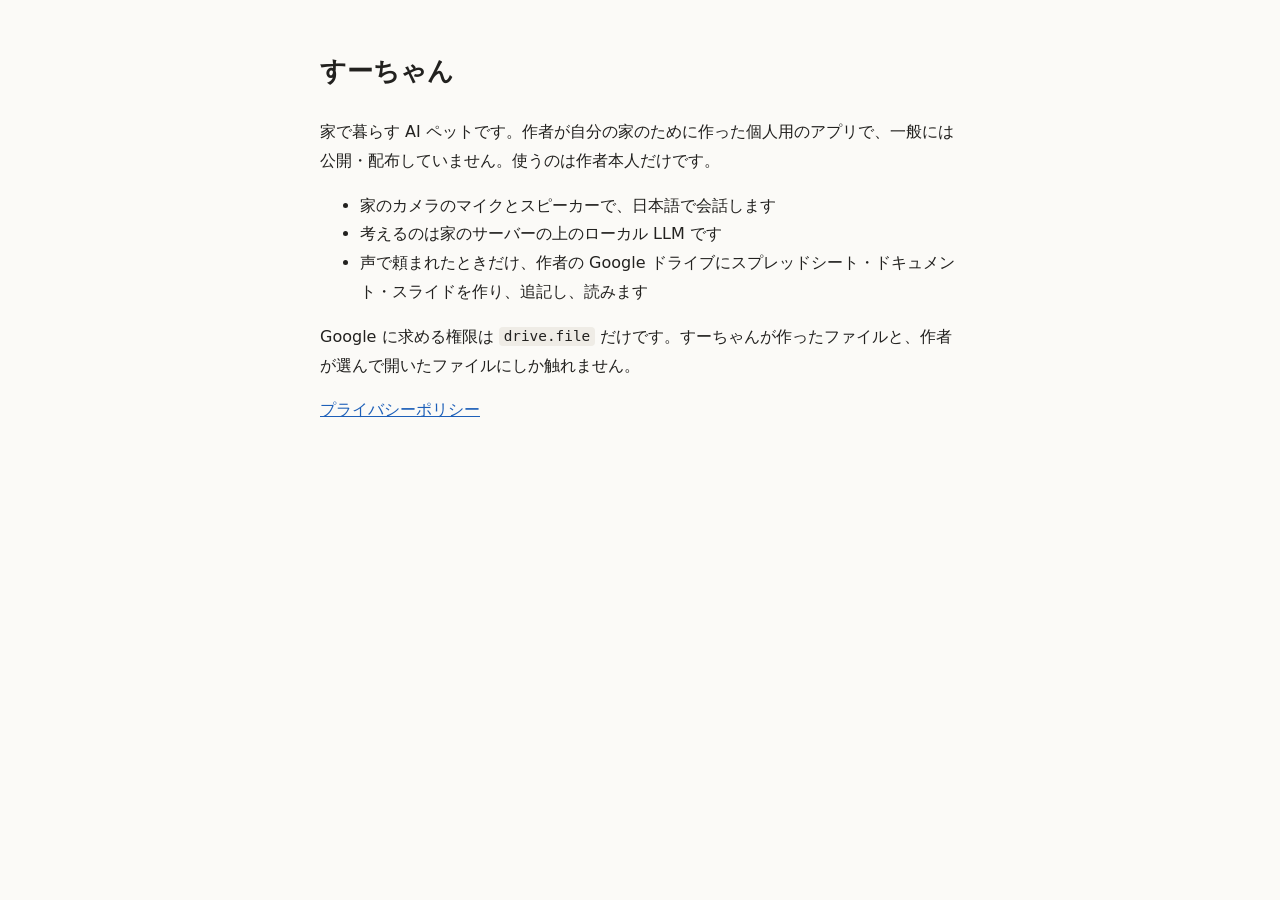
<file: index.html>
<!doctype html>
<html lang="ja">
<head>
<meta charset="utf-8">
<meta name="viewport" content="width=device-width, initial-scale=1">
<title>すーちゃん</title>
<link rel="stylesheet" href="style.css">
</head>
<body>
<main>
<h1>すーちゃん</h1>
<p>家で暮らす AI ペットです。作者が自分の家のために作った個人用のアプリで、一般には公開・配布していません。使うのは作者本人だけです。</p>
<ul>
<li>家のカメラのマイクとスピーカーで、日本語で会話します</li>
<li>考えるのは家のサーバーの上のローカル LLM です</li>
<li>声で頼まれたときだけ、作者の Google ドライブにスプレッドシート・ドキュメント・スライドを作り、追記し、読みます</li>
</ul>
<p>Google に求める権限は <code>drive.file</code> だけです。すーちゃんが作ったファイルと、作者が選んで開いたファイルにしか触れません。</p>
<p><a href="privacy.html">プライバシーポリシー</a></p>
</main>
</body>
</html>
</file>
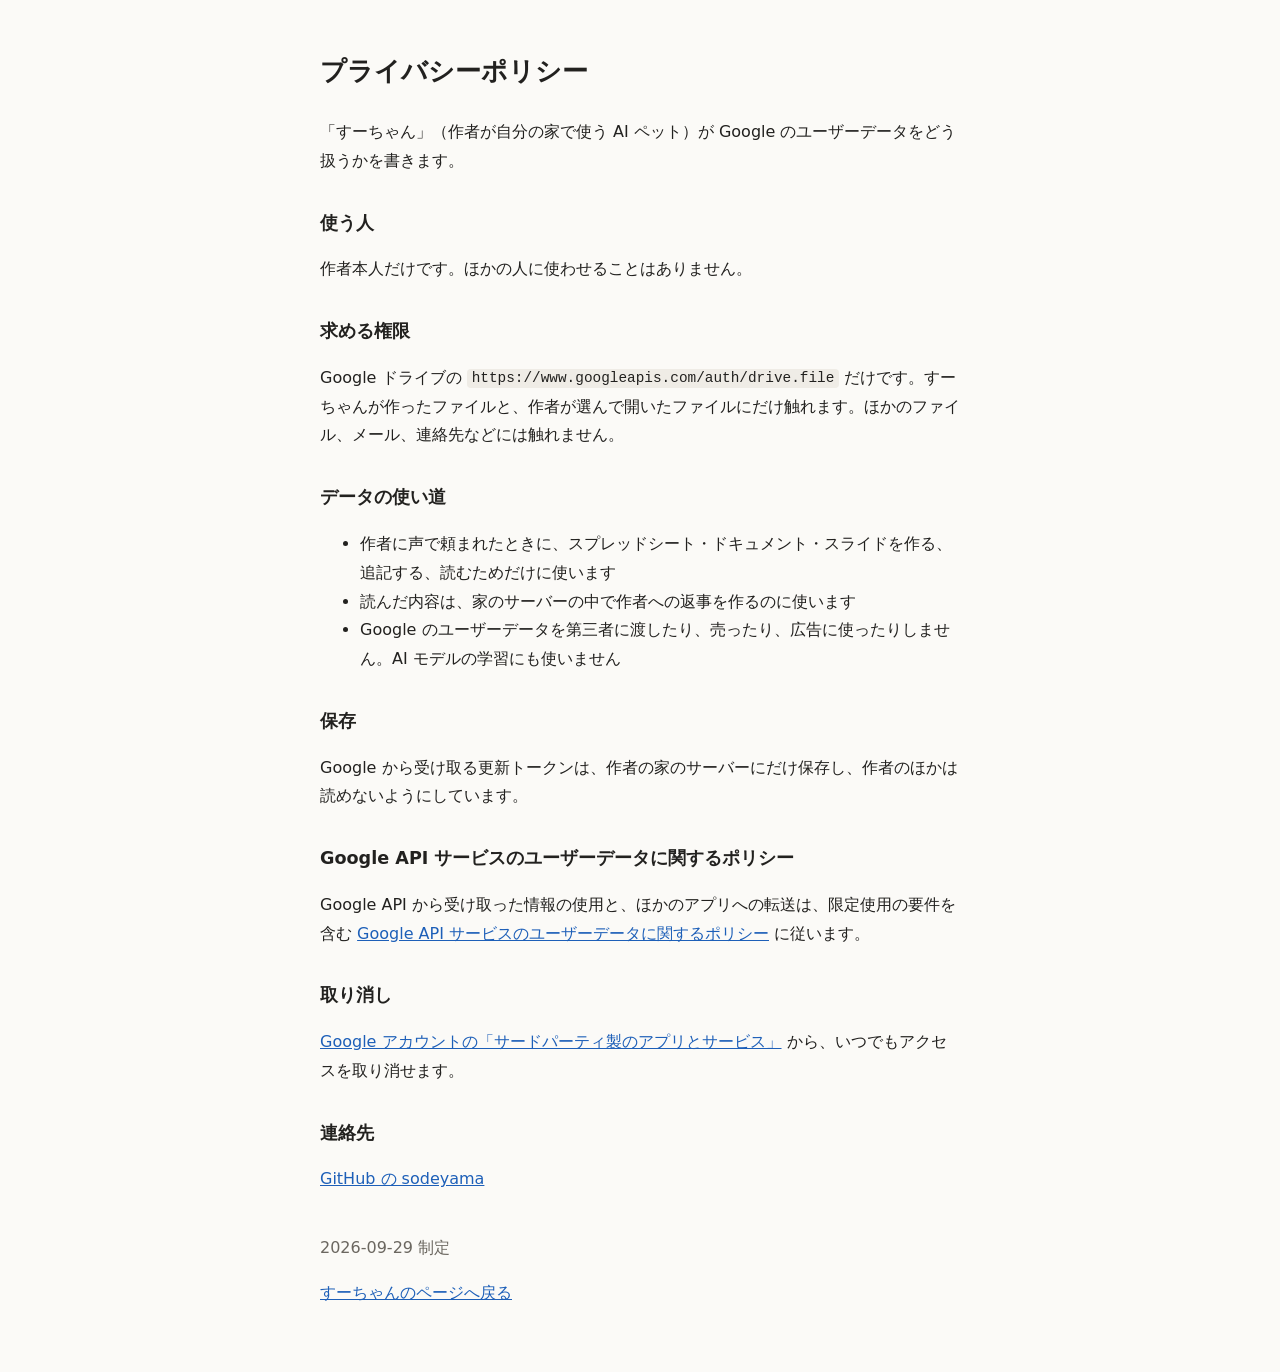
<file: privacy.html>
<!doctype html>
<html lang="ja">
<head>
<meta charset="utf-8">
<meta name="viewport" content="width=device-width, initial-scale=1">
<title>プライバシーポリシー – すーちゃん</title>
<link rel="stylesheet" href="style.css">
</head>
<body>
<main>
<h1>プライバシーポリシー</h1>
<p>「すーちゃん」（作者が自分の家で使う AI ペット）が Google のユーザーデータをどう扱うかを書きます。</p>

<h2>使う人</h2>
<p>作者本人だけです。ほかの人に使わせることはありません。</p>

<h2>求める権限</h2>
<p>Google ドライブの <code>https://www.googleapis.com/auth/drive.file</code> だけです。すーちゃんが作ったファイルと、作者が選んで開いたファイルにだけ触れます。ほかのファイル、メール、連絡先などには触れません。</p>

<h2>データの使い道</h2>
<ul>
<li>作者に声で頼まれたときに、スプレッドシート・ドキュメント・スライドを作る、追記する、読むためだけに使います</li>
<li>読んだ内容は、家のサーバーの中で作者への返事を作るのに使います</li>
<li>Google のユーザーデータを第三者に渡したり、売ったり、広告に使ったりしません。AI モデルの学習にも使いません</li>
</ul>

<h2>保存</h2>
<p>Google から受け取る更新トークンは、作者の家のサーバーにだけ保存し、作者のほかは読めないようにしています。</p>

<h2>Google API サービスのユーザーデータに関するポリシー</h2>
<p>Google API から受け取った情報の使用と、ほかのアプリへの転送は、限定使用の要件を含む <a href="https://developers.google.com/terms/api-services-user-data-policy">Google API サービスのユーザーデータに関するポリシー</a> に従います。</p>

<h2>取り消し</h2>
<p><a href="https://myaccount.google.com/connections">Google アカウントの「サードパーティ製のアプリとサービス」</a> から、いつでもアクセスを取り消せます。</p>

<h2>連絡先</h2>
<p><a href="https://github.com/sodeyama">GitHub の sodeyama</a></p>

<p class="meta">2026-09-29 制定</p>
<p><a href="./">すーちゃんのページへ戻る</a></p>
</main>
</body>
</html>
</file>
<file: style.css>
:root { --bg: #fbfaf7; --fg: #22211f; --muted: #6b6760; --link: #1d5fb8; --code: #efece6; }
@media (prefers-color-scheme: dark) {
  :root { --bg: #1a1a19; --fg: #e8e6e1; --muted: #a09c94; --link: #7fb0f0; --code: #2a2927; }
}
body { margin: 0; background: var(--bg); color: var(--fg); font: 16px/1.8 system-ui, "Hiragino Sans", "Noto Sans JP", sans-serif; }
main { max-width: 40rem; margin: 0 auto; padding: 3rem 16px; }
h1 { font-size: 1.6rem; margin: 0 0 1.5rem; }
h2 { font-size: 1.1rem; margin: 2rem 0 .5rem; }
a { color: var(--link); }
code { background: var(--code); padding: .1em .35em; border-radius: 4px; font-size: .9em; overflow-wrap: anywhere; }
.meta { color: var(--muted); margin-top: 2.5rem; }
</file>
